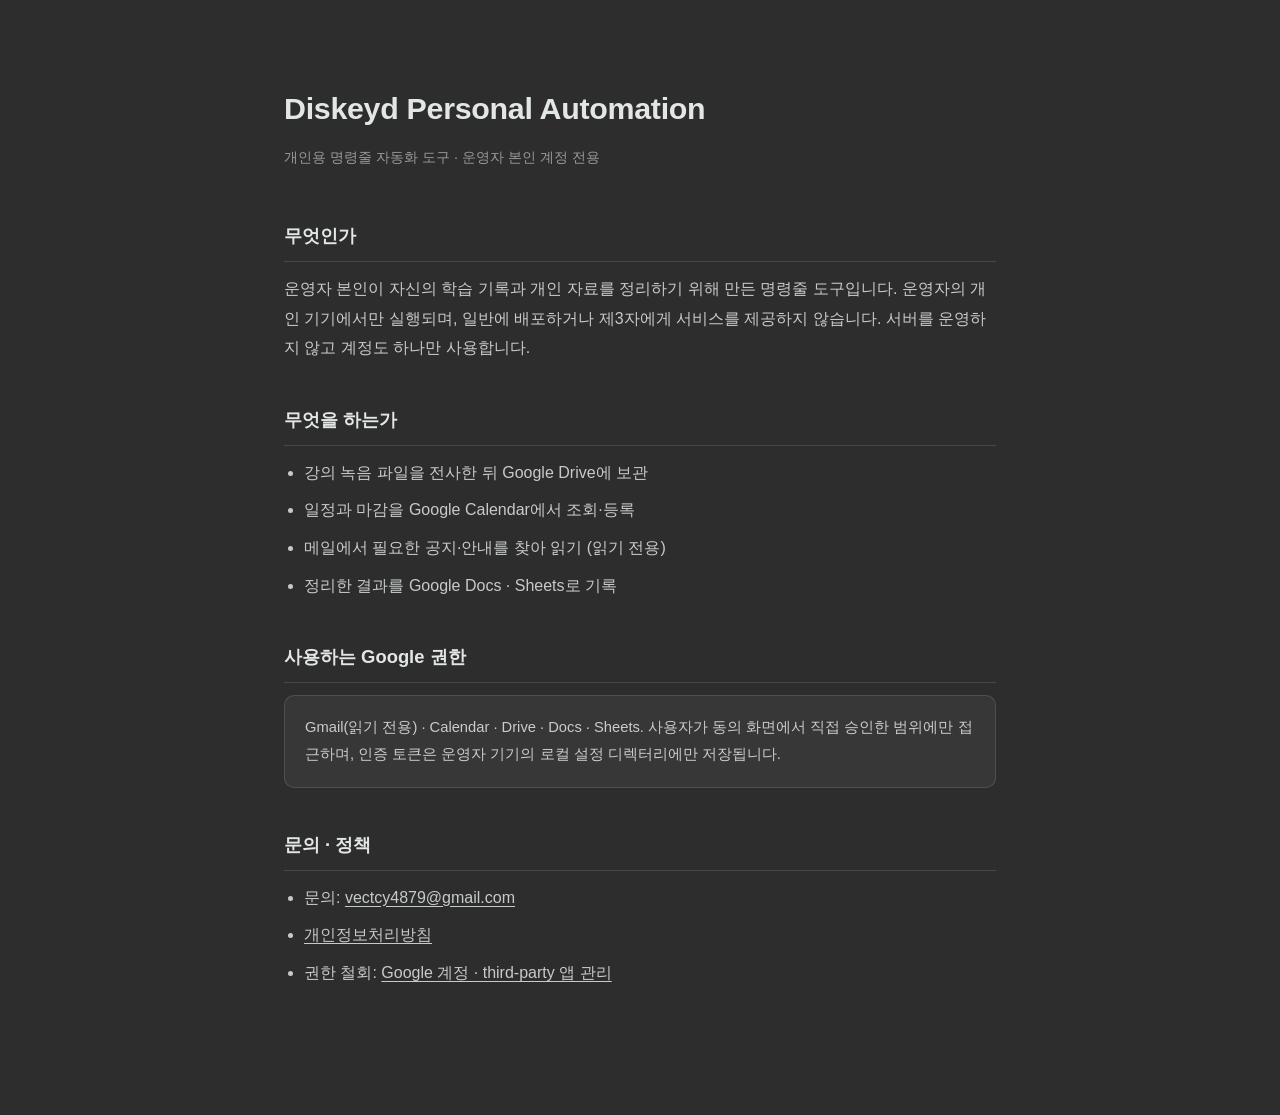
<file: index.html>
<!DOCTYPE html>
<html lang="ko">
  <head>
    <meta charset="UTF-8" />
    <meta name="viewport" content="width=device-width, initial-scale=1.0" />
    <meta
      name="description"
      content="Diskeyd Personal Automation — 운영자 본인의 Google 계정 데이터를 다루는 개인용 명령줄 자동화 도구"
    />
    <meta name="author" content="Diskeyd" />
    <title>Diskeyd Personal Automation</title>
    <link rel="stylesheet" href="style.css" />
  </head>
  <body>
    <div class="wrap">
      <h1>Diskeyd Personal Automation</h1>
      <p class="sub">개인용 명령줄 자동화 도구 · 운영자 본인 계정 전용</p>

      <h2>무엇인가</h2>
      <p>
        운영자 본인이 자신의 학습 기록과 개인 자료를 정리하기 위해 만든 명령줄
        도구입니다. 운영자의 개인 기기에서만 실행되며, 일반에 배포하거나 제3자에게
        서비스를 제공하지 않습니다. 서버를 운영하지 않고 계정도 하나만 사용합니다.
      </p>

      <h2>무엇을 하는가</h2>
      <ul>
        <li>강의 녹음 파일을 전사한 뒤 Google Drive에 보관</li>
        <li>일정과 마감을 Google Calendar에서 조회·등록</li>
        <li>메일에서 필요한 공지·안내를 찾아 읽기 (읽기 전용)</li>
        <li>정리한 결과를 Google Docs · Sheets로 기록</li>
      </ul>

      <h2>사용하는 Google 권한</h2>
      <div class="card">
        <p>
          Gmail(읽기 전용) · Calendar · Drive · Docs · Sheets. 사용자가 동의
          화면에서 직접 승인한 범위에만 접근하며, 인증 토큰은 운영자 기기의 로컬
          설정 디렉터리에만 저장됩니다.
        </p>
      </div>

      <h2>문의 · 정책</h2>
      <ul>
        <li>문의: <a href="mailto:vectcy4879@gmail.com">vectcy4879@gmail.com</a></li>
        <li><a href="privacy.html">개인정보처리방침</a></li>
        <li>
          권한 철회:
          <a href="https://myaccount.google.com/permissions" target="_blank" rel="noopener"
            >Google 계정 · third-party 앱 관리</a
          >
        </li>
      </ul>
    </div>
  </body>
</html>
</file>
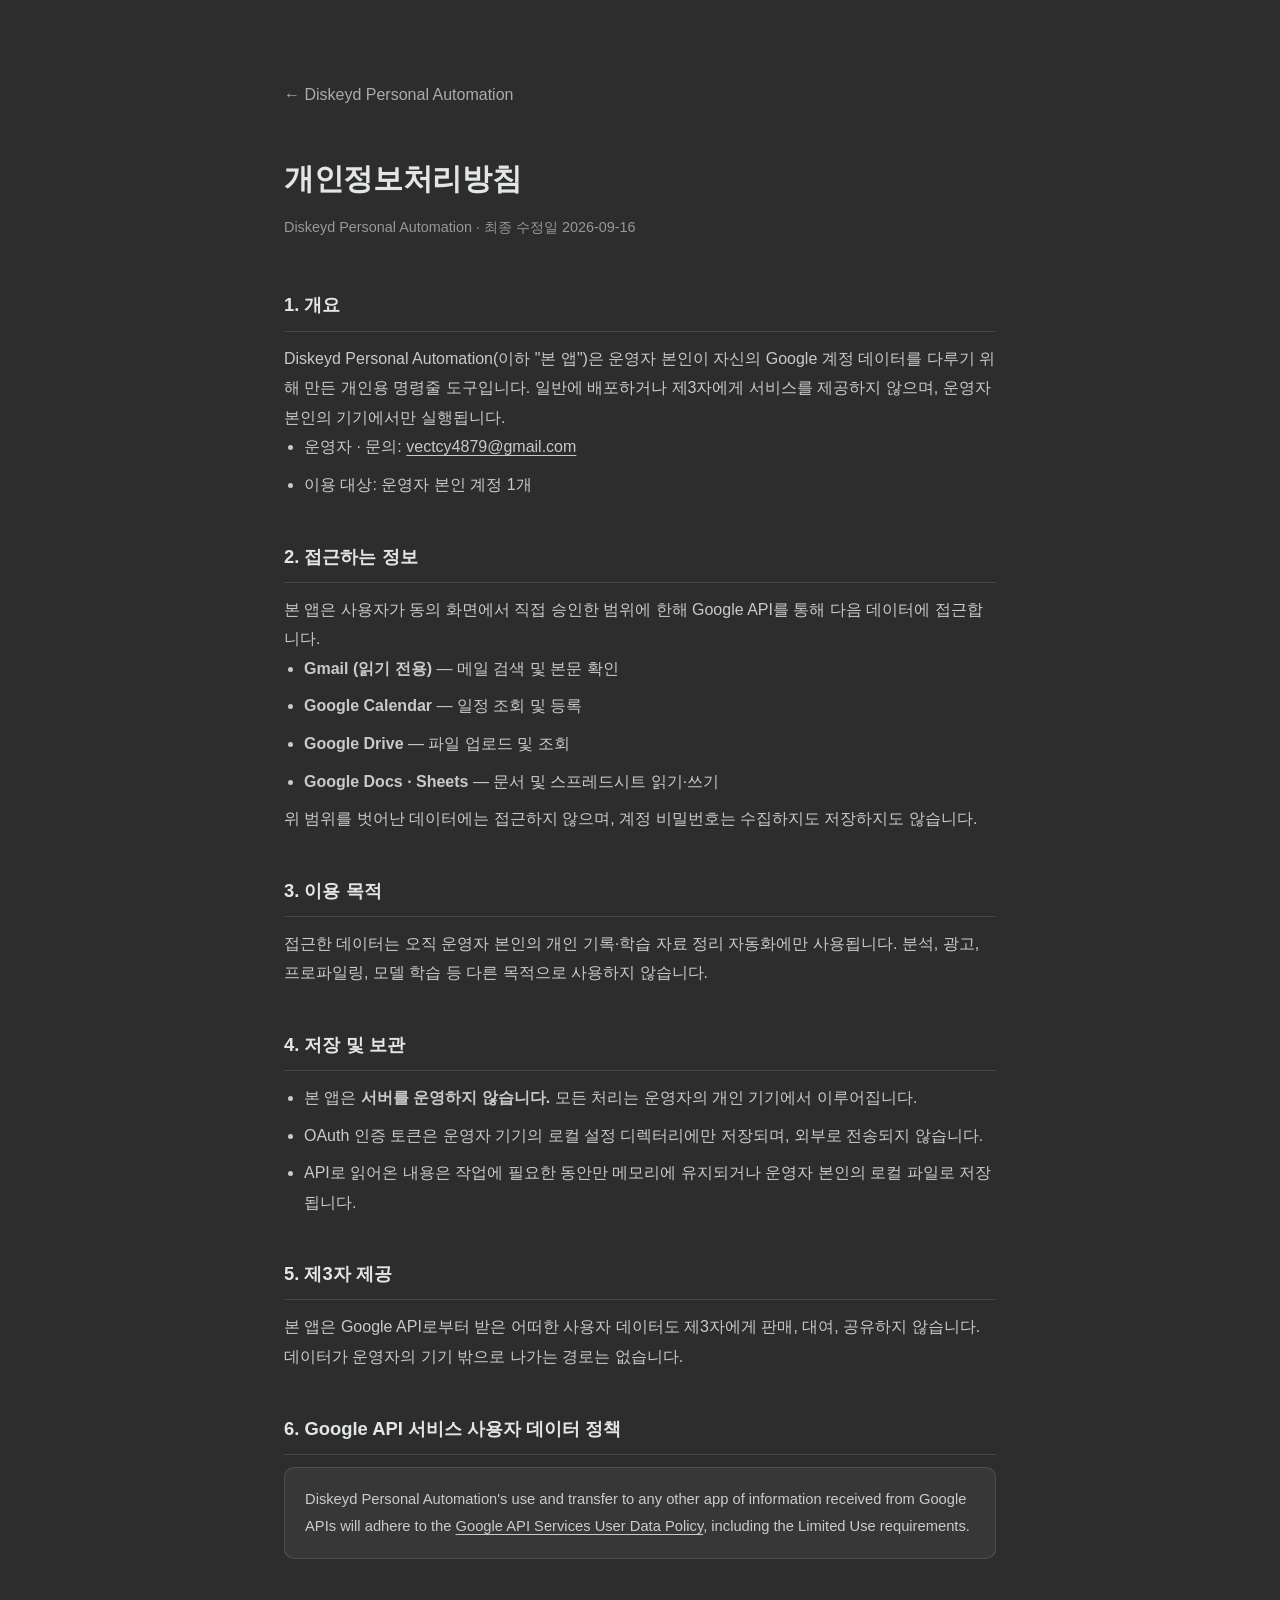
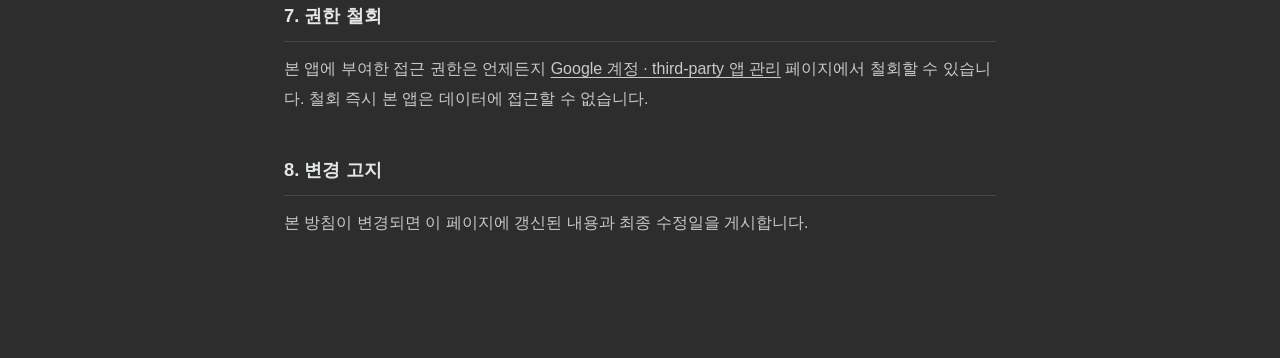
<file: privacy.html>
<!DOCTYPE html>
<html lang="ko">
  <head>
    <meta charset="UTF-8" />
    <meta name="viewport" content="width=device-width, initial-scale=1.0" />
    <meta name="description" content="Diskeyd Personal Automation 개인정보처리방침" />
    <meta name="author" content="Diskeyd" />
    <title>개인정보처리방침 · Diskeyd Personal Automation</title>
    <link rel="stylesheet" href="style.css" />
  </head>
  <body>
    <div class="wrap">
      <a class="back" href="./">← Diskeyd Personal Automation</a>

      <h1>개인정보처리방침</h1>
      <p class="sub">Diskeyd Personal Automation · 최종 수정일 2026-09-16</p>

      <h2>1. 개요</h2>
      <p>
        Diskeyd Personal Automation(이하 "본 앱")은 운영자 본인이 자신의 Google
        계정 데이터를 다루기 위해 만든 개인용 명령줄 도구입니다. 일반에 배포하거나
        제3자에게 서비스를 제공하지 않으며, 운영자 본인의 기기에서만 실행됩니다.
      </p>
      <ul>
        <li>운영자 · 문의: <a href="mailto:vectcy4879@gmail.com">vectcy4879@gmail.com</a></li>
        <li>이용 대상: 운영자 본인 계정 1개</li>
      </ul>

      <h2>2. 접근하는 정보</h2>
      <p>
        본 앱은 사용자가 동의 화면에서 직접 승인한 범위에 한해 Google API를 통해
        다음 데이터에 접근합니다.
      </p>
      <ul>
        <li><strong>Gmail (읽기 전용)</strong> — 메일 검색 및 본문 확인</li>
        <li><strong>Google Calendar</strong> — 일정 조회 및 등록</li>
        <li><strong>Google Drive</strong> — 파일 업로드 및 조회</li>
        <li><strong>Google Docs · Sheets</strong> — 문서 및 스프레드시트 읽기·쓰기</li>
      </ul>
      <p>
        위 범위를 벗어난 데이터에는 접근하지 않으며, 계정 비밀번호는 수집하지도
        저장하지도 않습니다.
      </p>

      <h2>3. 이용 목적</h2>
      <p>
        접근한 데이터는 오직 운영자 본인의 개인 기록·학습 자료 정리 자동화에만
        사용됩니다. 분석, 광고, 프로파일링, 모델 학습 등 다른 목적으로 사용하지
        않습니다.
      </p>

      <h2>4. 저장 및 보관</h2>
      <ul>
        <li>
          본 앱은 <strong>서버를 운영하지 않습니다.</strong> 모든 처리는 운영자의
          개인 기기에서 이루어집니다.
        </li>
        <li>
          OAuth 인증 토큰은 운영자 기기의 로컬 설정 디렉터리에만 저장되며, 외부로
          전송되지 않습니다.
        </li>
        <li>
          API로 읽어온 내용은 작업에 필요한 동안만 메모리에 유지되거나 운영자
          본인의 로컬 파일로 저장됩니다.
        </li>
      </ul>

      <h2>5. 제3자 제공</h2>
      <p>
        본 앱은 Google API로부터 받은 어떠한 사용자 데이터도 제3자에게 판매,
        대여, 공유하지 않습니다. 데이터가 운영자의 기기 밖으로 나가는 경로는
        없습니다.
      </p>

      <h2>6. Google API 서비스 사용자 데이터 정책</h2>
      <div class="card">
        <p>
          Diskeyd Personal Automation's use and transfer to any other app of
          information received from Google APIs will adhere to the
          <a
            href="https://developers.google.com/terms/api-services-user-data-policy"
            target="_blank"
            rel="noopener"
            >Google API Services User Data Policy</a
          >, including the Limited Use requirements.
        </p>
      </div>

      <h2>7. 권한 철회</h2>
      <p>
        본 앱에 부여한 접근 권한은 언제든지
        <a
          href="https://myaccount.google.com/permissions"
          target="_blank"
          rel="noopener"
          >Google 계정 · third-party 앱 관리</a
        >
        페이지에서 철회할 수 있습니다. 철회 즉시 본 앱은 데이터에 접근할 수
        없습니다.
      </p>

      <h2>8. 변경 고지</h2>
      <p>
        본 방침이 변경되면 이 페이지에 갱신된 내용과 최종 수정일을 게시합니다.
      </p>
    </div>
  </body>
</html>
</file>
<file: style.css>
:root {
  --bg-dark: #2d2d2d;
  --text-white: #e2e7e4;
  --text-gray: rgba(255, 255, 255, 0.6);
  --glass-bg: rgba(255, 255, 255, 0.05);
  --glass-border: rgba(255, 255, 255, 0.12);
}
* { margin: 0; padding: 0; box-sizing: border-box; }
html, body {
  font-family: -apple-system, BlinkMacSystemFont, "Apple SD Gothic Neo", sans-serif;
  background: var(--bg-dark);
  color: var(--text-white);
  -webkit-font-smoothing: antialiased;
}
.wrap { max-width: 760px; margin: 0 auto; padding: 80px 24px 120px; line-height: 1.85; }
h1 { font-size: 1.9rem; margin-bottom: 8px; letter-spacing: -0.01em; }
.sub { color: var(--text-gray); font-size: 0.9rem; margin-bottom: 48px; }
h2 {
  font-size: 1.15rem; margin: 40px 0 12px;
  padding-bottom: 8px; border-bottom: 1px solid var(--glass-border);
}
p, li { opacity: 0.85; }
ul { padding-left: 20px; }
li { margin-bottom: 8px; }
a { color: var(--text-white); text-decoration: underline; text-underline-offset: 3px; }
.card {
  background: var(--glass-bg); border: 1px solid var(--glass-border);
  border-radius: 10px; padding: 18px 20px; font-size: 0.92rem;
}
.back { display: inline-block; margin-bottom: 40px; color: var(--text-gray); text-decoration: none; }
.back:hover { color: var(--text-white); }
</file>
